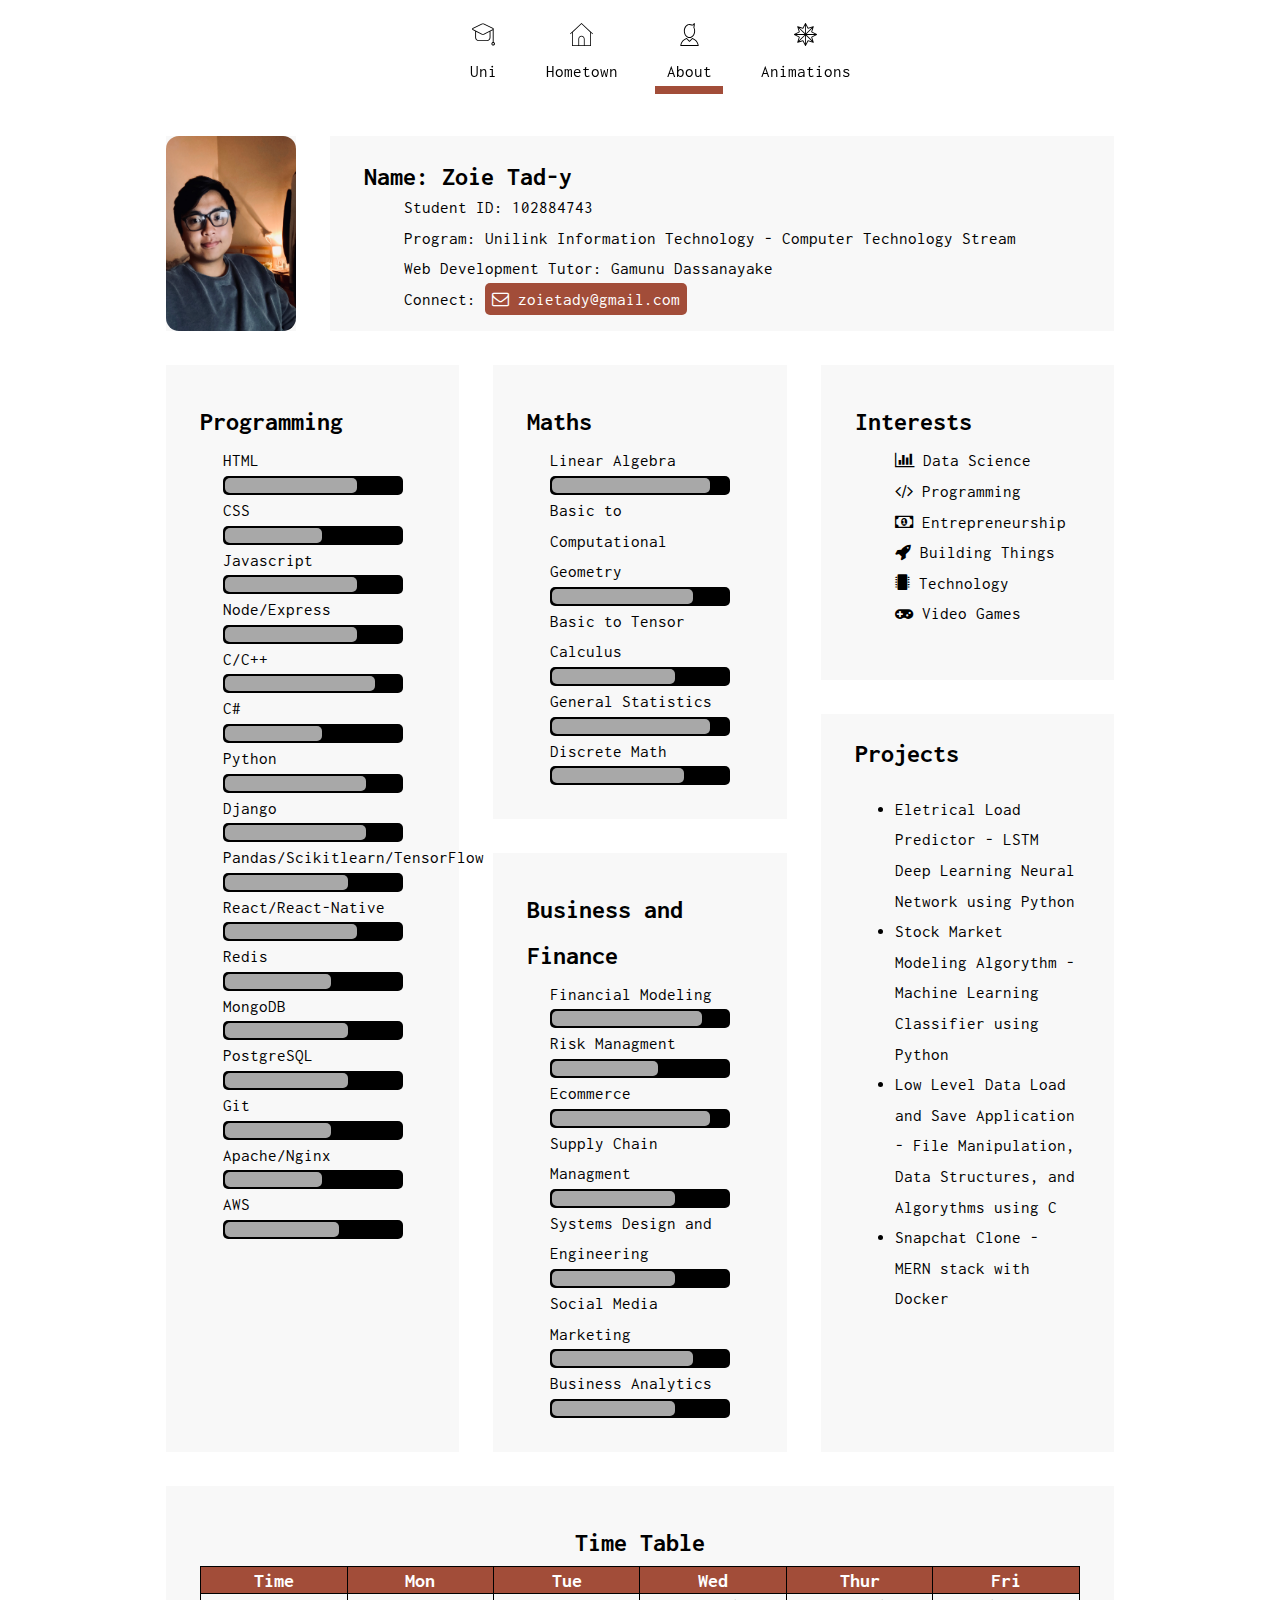
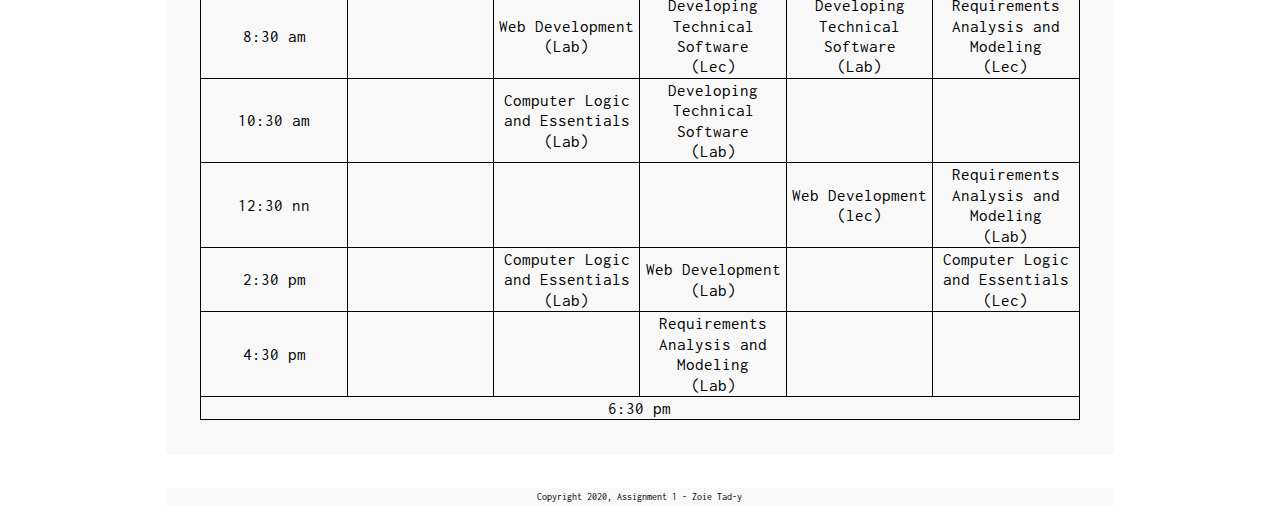
<file: about.html>
<!DOCTYPE html>
<html lang="en">
<head>
    <!--External Icon Reference-->
    <link rel="stylesheet" href="https://cdnjs.cloudflare.com/ajax/libs/font-awesome/4.7.0/css/font-awesome.min.css">
    <!--Google Based Font Reference-->
    <link href="https://fonts.googleapis.com/css2?family=Inconsolata&display=swap" rel="stylesheet">
    <!--Platform based CSS Reference-->
    <link rel="stylesheet" media="screen and (min-width: 1024px)" href="styles/desktop.css">
    <link rel="stylesheet" media="screen and (max-width: 480px)" href="styles/mobile.css">
    <meta charset="utf-8" />
    <meta name="description" content="Web development" />
    <meta name="keywords" content="Assignment 1" />
    <meta name="author" content="Zoie Tad-y" />
    <title>Web Development Assignment 1</title>
</head>
<body>
    <!--Navigation Bar-->
    <nav>
        <ul>
            <li>
                <div class="container-nav">
                    <a href="index.html"><img src="images/icons/school.svg" alt="icon">Uni</a>
                </div>
            </li>
            <li>
                <div class="container-nav">
                    <a href="hometown.html"><img src="images/icons/hometown.svg" alt="icon">Hometown</a>
                </div>
            </li>
            <li>
                <div class="container-nav">
                    <a class="active" href="about.html"><img src="images/icons/person.svg" alt="icon">About</a>
                </div>
            </li>
            <li>
                <div class="container-nav">
                    <a href="animations.html"><img src="images/icons/animations.svg" alt="icon">Animations</a>
                </div>
            </li>
        </ul>
    </nav>
    <!--Main content-->
    <main>
        <!--Main Content Grid Container-->
        <div class="main">
            <!--Profile Picture Container-->
            <div id="about-profile-image">
                <img src="images/me.jpg" alt="Hawthorn" class="image">
            </div>
            <!--Profile Container-->
            <div id="about-profile">
                <dl>
                    <dt>Name: Zoie Tad-y</dt>
                    <dd>Student ID: 102884743</dd>
                    <dd>Program: Unilink Information Technology - Computer Technology Stream</dd>
                    <dd>Web Development Tutor: Gamunu Dassanayake</dd>
                    <dd>Connect:
                        <a href="mailto:someone@example.com?Subject=Hello%20again" class="mail">
                            <i class="fa fa-envelope-o"></i> zoietady@gmail.com
                        </a>
                    </dd>
                </dl>
            </div>
            <!--Programming Skills Container-->
            <div id="programming">
                <section>
                    <h2>Programming</h2>
                    <div class="skill">
                        HTML
                        <div class="rating-bar">
                            <div class="rate-7-5">
                                <span class="animate color"></span>
                            </div>
                        </div>
                    </div>
                    <div class="skill">
                        CSS
                        <div class="rating-bar">
                            <div class="rate-5-5">
                                <span class="animate color"></span>
                            </div>
                        </div>
                    </div>
                    <div class="skill">
                        Javascript
                        <div class="rating-bar">
                            <div class="rate-7-5">
                                <span class="animate color"></span>
                            </div>
                        </div>
                    </div>
                    <div class="skill">
                        Node/Express
                        <div class="rating-bar">
                            <div class="rate-7-5">
                                <span class="animate color"></span>
                            </div>
                        </div>
                    </div>
                    <div class="skill">
                        C/C++
                        <div class="rating-bar">
                            <div class="rate-8-5">
                                <span class="animate color"></span>
                            </div>
                        </div>
                    </div>
                    <div class="skill">
                        C#
                        <div class="rating-bar">
                            <div class="rate-5-5">
                                <span class="animate color"></span>
                            </div>
                        </div>
                    </div>
                    <div class="skill">
                        Python
                        <div class="rating-bar">
                            <div class="rate-8">
                                <span class="animate color"></span>
                            </div>
                        </div>
                    </div>
                    <div class="skill">
                        Django
                        <div class="rating-bar">
                            <div class="rate-8">
                                <span class="animate color"></span>
                            </div>
                        </div>
                    </div>
                    <div class="skill">
                        Pandas/Scikitlearn/TensorFlow
                        <div class="rating-bar">
                            <div class="rate-7">
                                <span class="animate color"></span>
                            </div>
                        </div>
                    </div>
                    <div class="skill">
                        React/React-Native
                        <div class="rating-bar">
                            <div class="rate-7-5">
                                <span class="animate color"></span>
                            </div>
                        </div>
                    </div>
                    <div class="skill">
                        Redis
                        <div class="rating-bar">
                            <div class="rate-6">
                                <span class="animate color"></span>
                            </div>
                        </div>
                    </div>
                    <div class="skill">
                        MongoDB
                        <div class="rating-bar">
                            <div class="rate-7">
                                <span class="animate color"></span>
                            </div>
                        </div>
                    </div>
                    <div class="skill">
                        PostgreSQL
                        <div class="rating-bar">
                            <div class="rate-7">
                                <span class="animate color"></span>
                            </div>
                        </div>
                    </div>
                    <div class="skill">
                        Git
                        <div class="rating-bar">
                            <div class="rate-6">
                                <span class="animate color"></span>
                            </div>
                        </div>
                    </div>
                    <div class="skill">
                        Apache/Nginx
                        <div class="rating-bar">
                            <div class="rate-5-5">
                                <span class="animate color"></span>
                            </div>
                        </div>
                    </div>
                    <div class="skill">
                        AWS
                        <div class="rating-bar">
                            <div class="rate-6-5">
                                <span class="animate color"></span>
                            </div>
                        </div>
                    </div>
                </section>
            </div>
            <!--Maths and Statistics Skills Container-->
            <div id="mathandstatistics">
                <section>
                    <h2>Maths</h2>
                    <div class="skill">
                        Linear Algebra
                        <div class="rating-bar">
                            <div class="rate-9">
                                <span class="animate color"></span>
                            </div>
                        </div>
                    </div>
                    <div class="skill">
                        Basic to Computational Geometry
                        <div class="rating-bar">
                            <div class="rate-8">
                                <span class="animate color"></span>
                            </div>
                        </div>
                    </div>
                    <div class="skill">
                        Basic to Tensor Calculus
                        <div class="rating-bar">
                            <div class="rate-7">
                                <span class="animate color"></span>
                            </div>
                        </div>
                    </div>
                    <div class="skill">
                        General Statistics
                        <div class="rating-bar">
                            <div class="rate-9">
                                <span class="animate color"></span>
                            </div>
                        </div>
                    </div>
                    <div class="skill">
                        Discrete Math
                        <div class="rating-bar">
                            <div class="rate-7-5">
                                <span class="animate color"></span>
                            </div>
                        </div>
                    </div>
                </section>
            </div>
            <!--Business and Finance Skills Container-->
            <div id="bf">
                <section>
                    <h2>Business and Finance</h2>
                    <div class="skill">
                        Financial Modeling
                        <div class="rating-bar">
                            <div class="rate-8-5">
                                <span class="animate color"></span>
                            </div>
                        </div>
                    </div>
                    <div class="skill">
                        Risk Managment
                        <div class="rating-bar">
                            <div class="rate-6">
                                <span class="animate color"></span>
                            </div>
                        </div>
                    </div>
                    <div class="skill">
                        Ecommerce
                        <div class="rating-bar">
                            <div class="rate-9">
                                <span class="animate color"></span>
                            </div>
                        </div>
                    </div>
                    <div class="skill">
                        Supply Chain Managment
                        <div class="rating-bar">
                            <div class="rate-7">
                                <span class="animate color"></span>
                            </div>
                        </div>
                    </div>
                    <div class="skill">
                        Systems Design and Engineering
                        <div class="rating-bar">
                            <div class="rate-7">
                                <span class="animate color"></span>
                            </div>
                        </div>
                    </div>
                    <div class="skill">
                        Social Media Marketing
                        <div class="rating-bar">
                            <div class="rate-8">
                                <span class="animate color"></span>
                            </div>
                        </div>
                    </div>
                    <div class="skill">
                        Business Analytics
                        <div class="rating-bar">
                            <div class="rate-7">
                                <span class="animate color"></span>
                            </div>
                        </div>
                    </div>
                </section>
            </div>
            <!--Interests Container-->
            <div id="interests">
                <section>
                    <dl>
                        <dt>Interests</dt>
                        <dd><i class="fa fa-bar-chart-o"></i> Data Science</dd>
                        <dd><i class="fa fa-code"></i> Programming</dd>
                        <dd><i class="fa fa-money"></i> Entrepreneurship</dd>
                        <dd><i class="fa fa-rocket"></i> Building Things</dd>
                        <dd><i class="fa fa-microchip"></i> Technology</dd>
                        <dd><i class="fa fa-gamepad"></i> Video Games</dd>
                    </dl>
                </section>
            </div>
            <!--Major Projects Container-->
            <div id="projects">
                <section>
                    <h2>Projects</h2>
                    <ul>
                        <li>Eletrical Load Predictor - LSTM Deep Learning Neural Network using Python</li>
                        <li>Stock Market Modeling Algorythm - Machine Learning Classifier using Python</li>
                        <li>Low Level Data Load and Save Application - File Manipulation, Data Structures, and Algorythms using C</li>
                        <li>Snapchat Clone - MERN stack with Docker</li>
                    </ul>
                </section>
            </div>
            <!--Time Table Container-->
            <div id="timetable">
                <section>
                    <h2>Time Table</h2>
                    <div id="time">
                        <table>
                            <tr>
                                <th>Time</th>
                                <th>Mon</th>
                                <th>Tue</th>
                                <th>Wed</th>
                                <th>Thur</th>
                                <th>Fri</th>
                            </tr>
                            <tr>
                                <td>8:30 am</td>
                                <td> </td>
                                <td class="lab">Web Development <br>(Lab)</td>
                                <td class="lec">Developing Technical Software <br>(Lec)</td>
                                <td class="lab">Developing Technical Software <br>(Lab)</td>
                                <td class="lec">Requirements Analysis and Modeling <br>(Lec)</td>
                            </tr>
                            <tr>
                                <td>10:30 am</td>
                                <td> </td>
                                <td class="lab">Computer Logic and Essentials <br>(Lab)</td>
                                <td class="lab">Developing Technical Software <br>(Lab)</td>
                                <td> </td>
                                <td> </td>
                            </tr>
                            <tr>
                                <td>12:30 nn</td>
                                <td> </td>
                                <td> </td>
                                <td> </td>
                                <td class="lec"> Web Development <br>(lec)</td>
                                <td class="lab"> Requirements Analysis and Modeling <br>(Lab)</td>
                            </tr>
                            <tr>
                                <td>2:30 pm</td>
                                <td> </td>
                                <td class="lab">Computer Logic and Essentials <br>(Lab)</td>
                                <td class="lab">Web Development <br>(Lab)</td>
                                <td> </td>
                                <td class="lec">Computer Logic and Essentials <br>(Lec)</td>
                            </tr>
                            <tr>
                                <td>4:30 pm</td>
                                <td> </td>
                                <td> </td>
                                <td class="lab"> Requirements Analysis and Modeling <br>(Lab)</td>
                                <td> </td>
                                <td> </td>
                            </tr>
                            <tr>
                                <td colspan="6">6:30 pm</td>

                            </tr>
                        </table>
                    </div>
                </section>
            </div>
            <!--Footer Container-->
            <div id="about-container-footer">
                <footer>Copyright 2020, Assignment 1 - Zoie Tad-y</footer>
            </div>
        </div>
    </main>
</body>

</html>
</file>
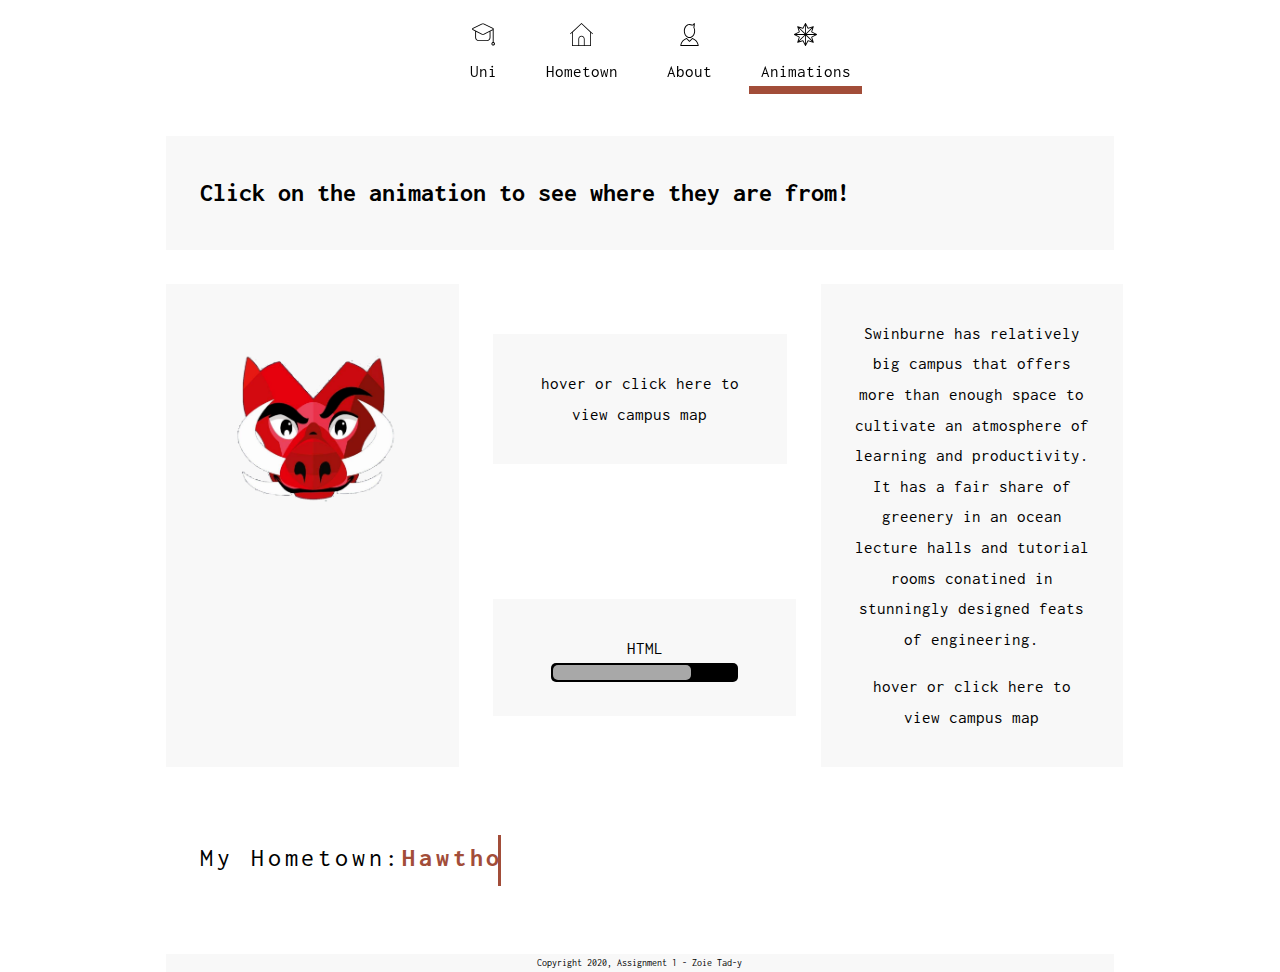
<file: animations.html>
<!DOCTYPE html>
<html lang="en">
<head>
    <!--Google Based Font Reference-->
    <link href="https://fonts.googleapis.com/css2?family=Inconsolata&display=swap" rel="stylesheet">
    <!--Platform based CSS Reference-->
    <link rel="stylesheet" media="screen and (min-width: 1024px)" href="styles/desktop.css">
    <link rel="stylesheet" media="screen and (max-width: 480px)" href="styles/mobile.css">
    <meta charset="utf-8" />
    <meta name="description" content="Web development" />
    <meta name="keywords" content="Assignment 1" />
    <meta name="author" content="Zoie Tad-y" />
    <title>Web Development Assignment 1</title>
</head>
<body>
    <!--Navigation Bar-->
    <nav>
        <ul>
            <li>
                <div class="container-nav">
                    <a href="index.html"><img src="images/icons/school.svg" alt="icon">Uni</a>
                </div>
            </li>
            <li>
                <div class="container-nav">
                    <a href="hometown.html"><img src="images/icons/hometown.svg" alt="icon">Hometown</a>
                </div>
            </li>
            <li>
                <div class="container-nav">
                    <a href="about.html"><img src="images/icons/person.svg" alt="icon">About</a>
                </div>
            </li>
            <li>
                <div class="container-nav">
                    <a class="active" href="animations.html"><img src="images/icons/animations.svg" alt="icon">Animations</a>
                </div>
            </li>
        </ul>
    </nav>
    <!--Main content-->
    <main>
        <!--Main Content Grid Container-->
        <div class="main">
            <!--Header Container-->
            <div id="animation-header">
                <h2>Click on the animation to see where they are from!</h2>
            </div>
            <!--Animation Container With Reference Link-->
            <div id="animation-1">
                <a href="index.html"><img src="images/razor.png" alt="" class="razor"></a>
            </div>
            <!--Animation Container With Reference Link-->
            <div id="animation-2">
                <a href="index.html">
                    <div class="notice">hover or click here to view campus map</div>
                </a>
            </div>
            <!--Animation Container With Reference Link-->
            <div id="animation-3">
                <a href="about.html">
                    <div class="skill">
                        HTML
                        <div class="rating-bar">
                            <div class="rate-7-5">
                                <span class="animate color"></span>
                            </div>
                        </div>
                    </div>
                </a>
            </div>
            <!--Animation Container With Reference Link-->
            <div id="animation-4">
                <a href="hometown.html">
                    <div id="text">My Hometown:<strong style="color:#a24d39">Hawthorn</strong></div>
                </a>
            </div>
            <!--Animation Container With Reference Link-->
            <div id="animation-5">
                <a href="index.html"></a>
                <div id="index-container-text-campus">
                    <article>
                        <p>
                            Swinburne has relatively big campus that offers more than enough space to cultivate an atmosphere of learning and productivity. It has a fair share of greenery in an ocean lecture halls and tutorial rooms conatined in stunningly designed feats of engineering.
                        </p>
                        <div class="notice">hover or click here to view campus map</div>
                    </article>
                    <a href="images/map.jpg"><img src="images/map.jpg" alt="map" class="schoolmap"></a>
                </div>
            </div>
            <!--Footer Container-->
            <div id="animation-container-footer">
                <footer>Copyright 2020, Assignment 1 - Zoie Tad-y</footer>
            </div>
        </div>
    </main>
</body>

</html>
</file>
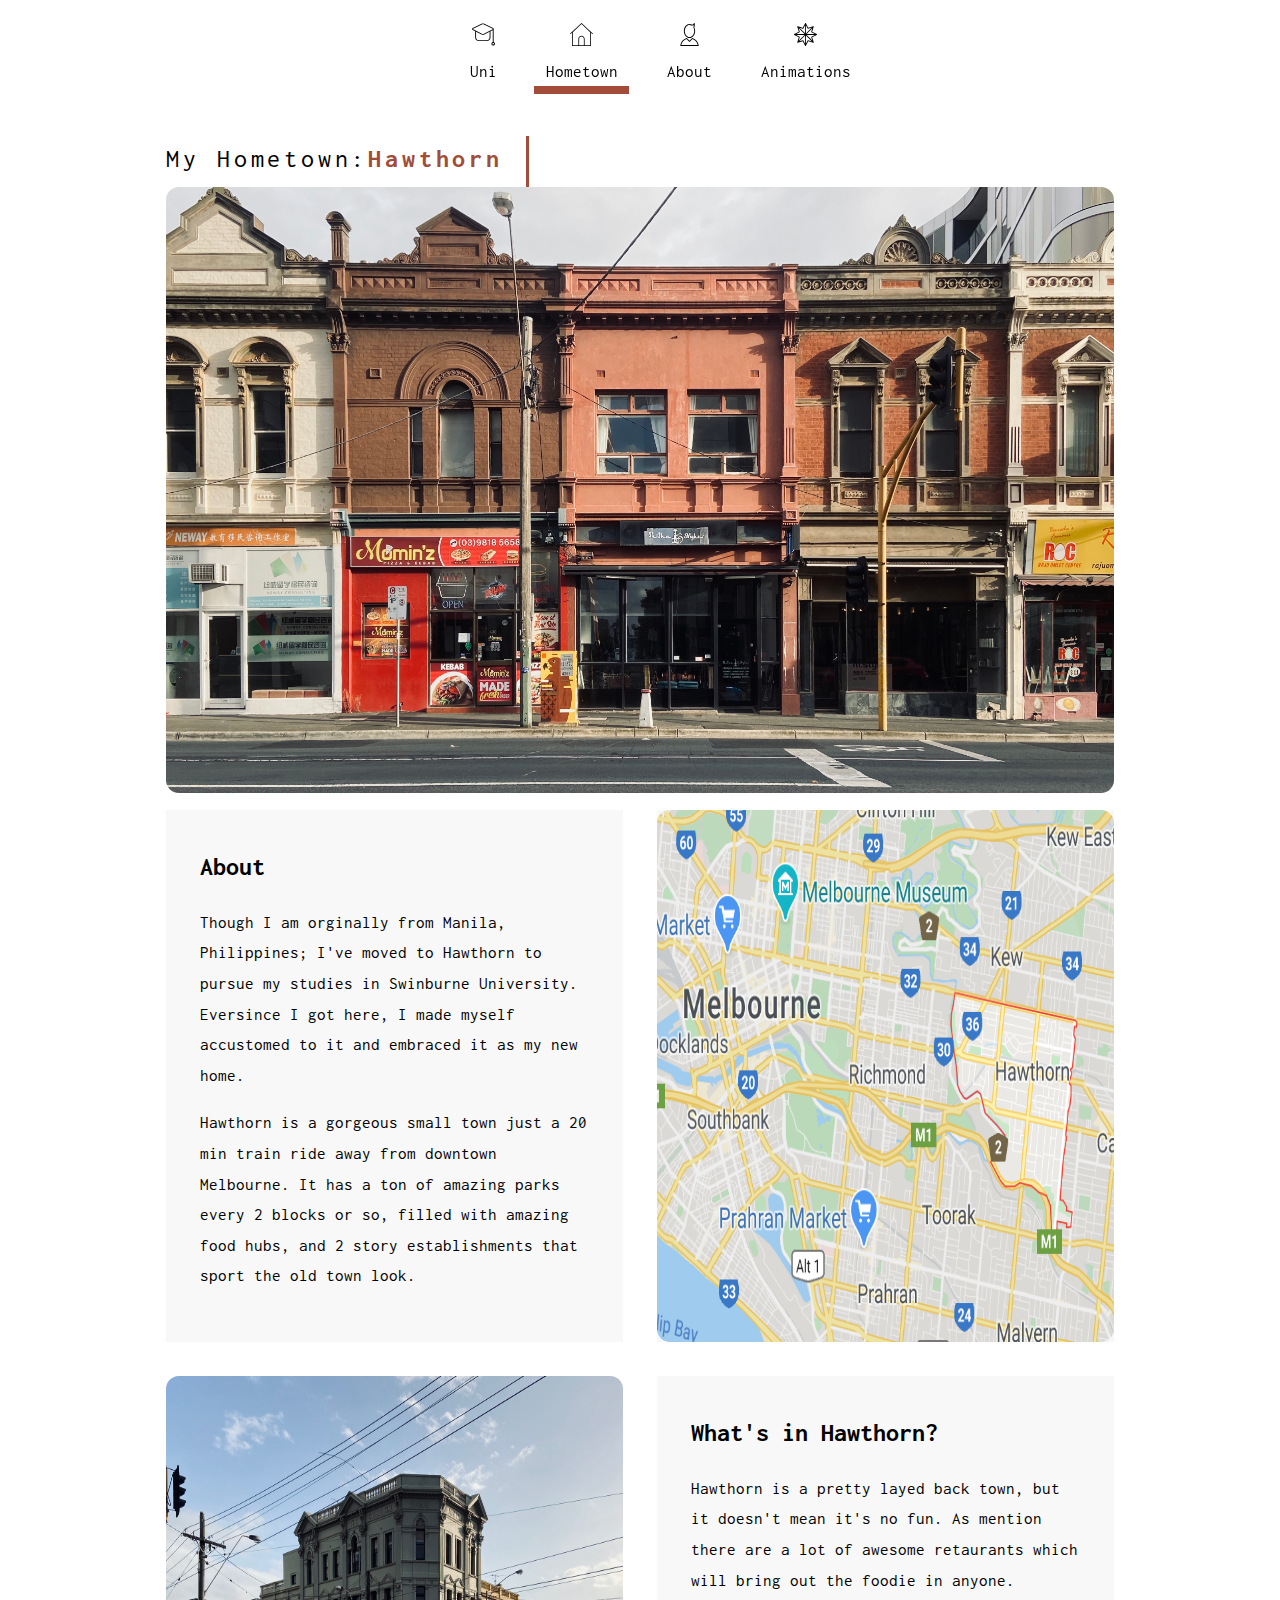
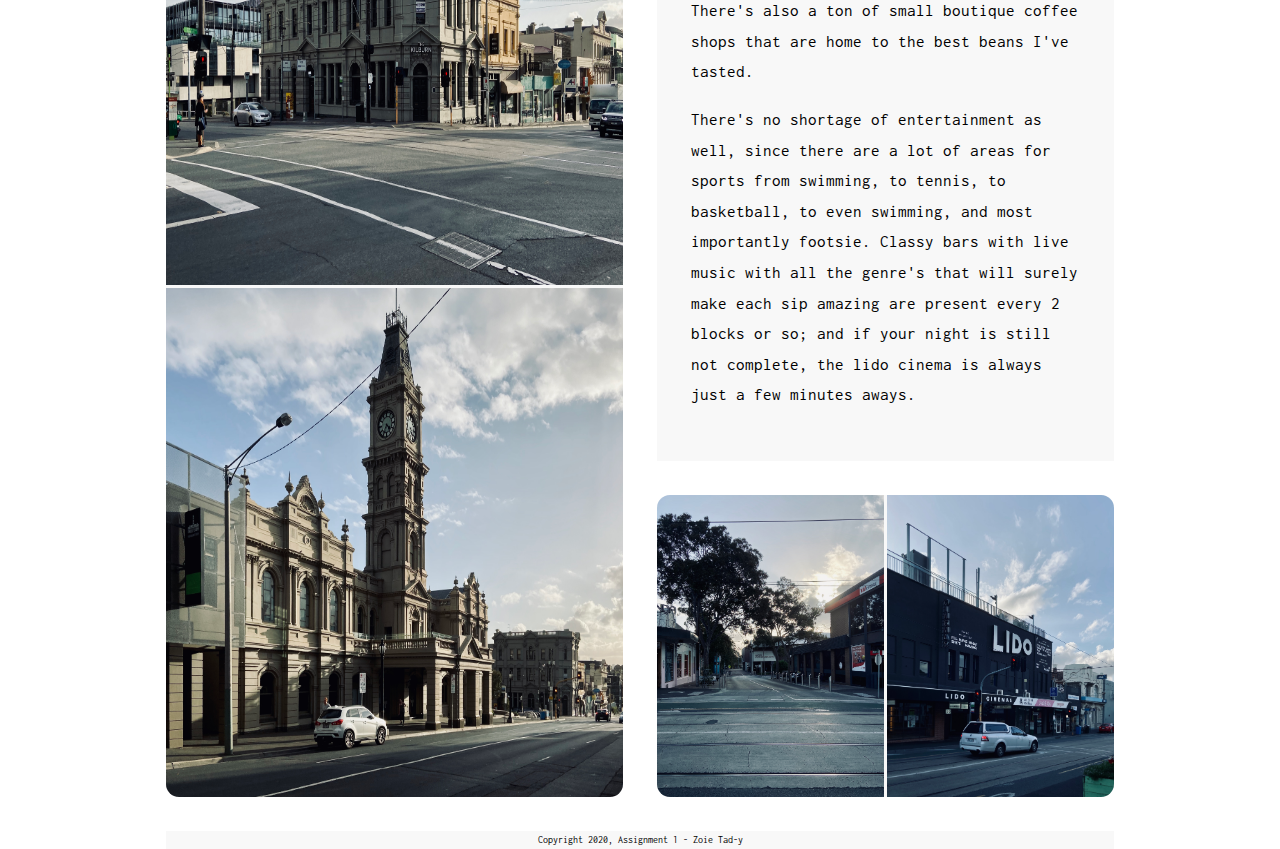
<file: hometown.html>
<!DOCTYPE html>
<html lang="en">
<head>
    <!--Google Based Font Reference-->
    <link href="https://fonts.googleapis.com/css2?family=Inconsolata&display=swap" rel="stylesheet">
    <!--Platform based CSS Reference-->
    <link rel="stylesheet" media="screen and (min-width: 1024px)" href="styles/desktop.css">
    <link rel="stylesheet" media="screen and (max-width: 480px)" href="styles/mobile.css">
    <meta charset="utf-8" />
    <meta name="description" content="Web development" />
    <meta name="keywords" content="Assignment 1" />
    <meta name="author" content="Zoie Tad-y" />
    <title>Web Development Assignment 1</title>
</head>
<body>
     <!--Navigation Bar-->
    <nav>
        <ul>
            <li>
                <div class="container-nav">
                    <a href="index.html"><img src="images/icons/school.svg" alt="icon">Uni</a>
                </div>
            </li>
            <li>
                <div class="container-nav">
                    <a class="active" href="hometown.html"><img src="images/icons/hometown.svg" alt="icon">Hometown</a>
                </div>
            </li>
            <li>
                <div class="container-nav">
                    <a href="about.html"><img src="images/icons/person.svg" alt="icon">About</a>
                </div>
            </li>
            <li>
                <div class="container-nav">
                    <a href="animations.html"><img src="images/icons/animations.svg" alt="icon">Animations</a>
                </div>
            </li>
        </ul>
    </nav>
    <!--Main content-->
    <main>
        <!--Main Content Grid Container-->
        <div class="main">
            <!--Header Container-->
            <div id="hometown-header-image">
                 <!--Header-->
                <header>
                    <div id="text">My Hometown:<strong style="color:#a24d39">Hawthorn</strong></div>
                </header>
                 <!--Header Image-->
                <img src="images/27.JPG" alt="Hawthorn" class="image">
            </div>
            <!--Introduction Container-->
            <div class="hometown-intro">
                <h2>About</h2>
                <article>
                    <p>
                        Though I am orginally from Manila, Philippines; I've moved to Hawthorn to pursue my studies in Swinburne University. Eversince I got here, I made myself accustomed to it and embraced it as my new home.
                    </p>
                    <p>
                        Hawthorn is a gorgeous small town just a 20 min train ride away from downtown Melbourne. It has a ton of amazing parks every 2 blocks or so, filled with amazing food hubs, and 2 story establishments that sport the old town look.
                    </p>
                </article>
            </div>
            <!--Hometown Map Image Container-->
            <div id="hometown-map">
                <img src="images/hawthorn.png" alt="Hawthorn" class="image">
            </div>
            <!--Hometown Gallery Container-->
            <div id="hometown-gallery">
                <div id="nested-container-4">
                    <div id="image-8">
                        <img src="images/25.JPG" alt="swinburne" class="image-gallery-8">
                    </div>
                    <div id="image-10">
                        <img src="images/26.JPG" alt="swinburne" class="image-gallery-10">
                    </div>
                </div>
            </div>
            <!--Activities Container-->
            <div class="hometown-activities">
                <article>
                    <h2>What's in Hawthorn?</h2>
                    <p>
                        Hawthorn is a pretty layed back town, but it doesn't mean it's no fun. As mention there are a lot of awesome retaurants which will bring out the foodie in anyone. There's also a ton of small boutique coffee shops that are home to the best beans I've tasted.
                    </p>
                    <p>
                        There's no shortage of entertainment as well, since there are a lot of areas for sports from swimming, to tennis, to basketball, to even swimming, and most importantly footsie. Classy bars with live music with all the genre's that will surely make each
                        sip amazing are present every 2 blocks or so; and if your night is still not complete, the lido cinema is always just a few minutes aways.
                    </p>
                </article>
            </div>
            <!--Hometown Gallery Container-->
            <div id="hometown-gallery-2">
                <div id="nested-container-5">
                    <div id="image-11">
                        <img src="images/23.JPG" alt="swinburne" class="image-gallery-11">
                    </div>
                    <div id="image-12">
                        <img src="images/22.JPG" alt="swinburne" class="image-gallery-12">
                    </div>
                </div>
            </div>
            <!--Footer Container-->
            <div id="hometown-container-footer">
                <footer>Copyright 2020, Assignment 1 - Zoie Tad-y</footer>
            </div>
        </div>
    </main>
</body>

</html>
</file>
<file: styles/desktop.css>
/*CSS for desktop view*/
/*Descriptions are written on first occurance of a structure or layout*/

body {
    margin: 0 auto; /*To center and for Navigation bar*/
    font-size: 17px; 
    line-height: 1.8;
    font-family: 'Inconsolata', monospace;
}

nav {
    background-color: rgba(255, 255, 255, 0.8); /*Sets white with opacity*/
    position: fixed;  /*Maintain Position As User Scrolls*/
    top: 0px;
    overflow: hidden;
    margin: 0;
    width: 100%;
    text-align: center;
}

nav ul {
    list-style-type: none; /*To remove bullet*/
}

nav ul li {
    display: inline-block; /*To horizonatally allign*/
}

/*Alter Link format with nav bar*/
nav a {
    display: inline-block;
    color: black;
    text-align: center;
    padding: 0;
    text-decoration: none;
    margin: 3% 0.1% 3% 0.1%;
    position: relative;
}

/*Format Nav*/
.container-nav {
    padding: 0;
    margin: 2% 0.5em 1% 0.5em;
    display: inline-block;
}

/*Format Icons within Nav*/
.container-nav a>img {
    width: 23px;
    height: 23px;
}

/*Hover effect*/
nav a:hover {
    border-bottom: 0.5em solid #a24d39;
    animation: fade-in-bottom 0.5s cubic-bezier(0.400, 0.600, 0.600, 1.000) both; /*uses cubic bezier funtion for timing format*/
}

/*Creates transition for underline effect*/
@keyframes fade-in-bottom {
    0% {
        opacity: 0;
    }
    100% {
        opacity: 1;
    }
}

/*Maintains hover effect when at current page*/
nav a.active {
    border-bottom: 0.5em solid #a24d39;
}

/*Formats pseudo main*/
main {
    margin: 0% 13% 0% 13%;
}


/*Formats a container for CSS grid*/
.main {
    padding-top: 8em;
    display: grid;
    grid-template-columns: repeat(6, 1fr);
    grid-auto-rows: minmax(15px, auto);
    grid-gap: 2em;
    justify-items: stretch;
    align-items: stretch;
}


/*General format for all containers*/
.main>div {
    background: #f8f8f8;
    padding: 2em;
}

/*format iamge header*/
#index-container-image {
    padding: 0;
    grid-column: 1/4;
    grid-row: 1/5;
    border-radius: 13px;
}

/*format all class=image*/
.image {
    width: 100%;
    height: 100%;
    background-size: cover;
    display: block;
    border-radius: 13px;
    margin: 0;
}

/*Formats unique header*/
#index-container-header {
    padding: 0;
    margin: 0;
    background-color: white;
    grid-column: 4/7;
    grid-row: 1;
}

/*gets rid of default padding and margin format*/
h2 {
    margin: 0;
    padding: 0;
}


/*Offsets universal grid gap for header*/
#index-container-sut {
    margin-top: -1em;
    grid-column: 4/7;
    grid-row: 2/5;
}

/*Razor animation and formating*/
.razor {
    margin-top: 2em;
    display: block;
    margin-left: auto;
    margin-right: auto;
    height: 9em;
    width: 10em;
    animation: razor 3s both;
    animation-iteration-count: infinite;
    animation-fill-mode: forwards;
}

/*modifies scale to illustate shake movement*/
@keyframes razor {
    0% {
        transform: scale3d(1, 1, 1);
    }
    5% {
        transform: scale3d(1.25, 0.75, 1);
    }
    10% {
        transform: scale3d(0.75, 1.25, 1);
    }
    15% {
        transform: scale3d(1.15, 0.85, 1);
    }
    22% {
        transform: scale3d(0.95, 1.05, 1);
    }
    25% {
        transform: scale3d(1.05, 0.95, 1);
    }
    30% {
        transform: scale3d(1, 1, 1);
    }
    100% {
        transform: scale3d(1, 1, 1);
    }
}

/*formats ranking header container*/
#index-container-header-ranking {
    padding: 0;
    background-color: white;
    grid-column: 1/7;
    grid-row: 5;
    text-align: center;
}

#index-container-ranking {
    padding: 1.5em 0 1.5em 0;
    margin-top: -2em;
    grid-column: 1/7;
    grid-row: 6;
    text-align: center;
}

.ranking {
    padding: 0 1em 0 1em;
    margin: 0% 2% 0% 2%;
    display: inline-block;
    text-align: center;
}

.rank {
    color: #a24d39;
    font-size: 2em;
    text-align: center;
}

.ranking:hover .rank {
    color: black;
}

/*at hover create scale effect with shadow effect*/
.ranking:hover {
    background-color: #a24d39;
    color: black;
    animation: scale 0.6s cubic-bezier(0.250, 0.500, 0.450, 0.940) both;
}

@keyframes scale {
    0% {
        transform: translateZ(0);
        box-shadow: 0 0 0 0 rgba(0, 0, 0, 0);
        transform: scale(1);
    }
    100% {
        transform: translateZ(100px);
        box-shadow: 0 0 20px 0px rgba(0, 0, 0, 0.35);
        transform: scale(1.3);
    }
}

/*formats container for map*/
#index-container-image-map {
    padding: 0;
    grid-column: 4/7;
    grid-row: 7/11;
    border-radius: 13px;
}

/*formats unique header for location*/
#index-container-header-location {
    padding: 0;
    margin: 0;
    background-color: white;
    grid-column: 1/4;
    grid-row: 7;
}

/*negative margin to offset general grid gap*/
#index-container-text-location {
    margin-top: -1em;
    grid-column: 1/4;
    grid-row: 8/11;
}

/*creates a gallery allocationm*/
#index-container-gallery {
    border-radius: 13px;
    padding: 0;
    grid-column: 1/4;
    grid-row: 11/15;
}

/*creates nested grid within a container*/
#nested-container {
    display: grid;
    padding: 0;
    grid-template-columns: repeat(3, 1fr);
    grid-auto-rows: auto;
    grid-gap: .2em;
    justify-items: stretch;
    align-items: stretch;
    border-radius: 13px;
    height: 100%;
}

#image1 {
    padding: 0;
    grid-column: 1;
    grid-row: 1;
}

#image2 {
    padding: 0;
    grid-column: 2;
    grid-row: 1;
}

#image3 {
    padding: 0;
    grid-column: 3;
    grid-row: 1;
}

.image-gallery-1 {
    width: 100%;
    height: 100%;
    background-size: cover;
    display: block;
    border-radius: 13px 0px 0px 13px; /*rounds borders of parent container*/
}

.image-gallery-2 {
    width: 100%;
    height: 100%;
    background-size: cover;
    display: block;
}

.image-gallery-3 {
    width: 100%;
    height: 100%;
    background-size: cover;
    display: block;
    border-radius: 0px 13px 13px 0px; /*rounds borders of parent container*/
}

/*formats unique header*/
#index-container-header-campus {
    padding: 0;
    margin: 0;
    background-color: white;
    grid-column: 4/7;
    grid-row: 11;
}

/*offset grid gap*/
#index-container-text-campus {
    margin-top: -1em;
    grid-column: 4/7;
    grid-row: 12/15;
}

/*creates shake movement to gain user attention*/
.notice {
    padding: 0;
    animation: shake-horizontal 10s cubic-bezier(0.450, 0.030, 0.500, 0.100) both;
    animation-iteration-count: infinite;
}

@keyframes shake-horizontal {
    0%,
    12% {
        transform: translateX(0);
    }
    2%,
    5%,
    7%,
    9% {
        transform: translateX(-10px);
    }
    4%,
    6%,
    8% {
        transform: translateX(10px);
    }
    10% {
        transform: translateX(8px);
    }
    11% {
        transform: translateX(-8px);
    }
}

#index-container-text-campus .schoolmap {
    display: none;
    padding: 0;
    margin-top: -1em;
    grid-column: 4/7;
    grid-row: 12/15;
    z-index: 99;
    border-radius: 13px;
}

/*format to create flip effect on text to image*/
.schoolmap {
    padding: 0;
    width: 100%;
    height: 100%;
    background-size: cover;
}

#index-container-text-campus:hover .schoolmap {
    display: block;
    animation: flip-horizontal-bottom 0.4s cubic-bezier(0.450, 0.030, 0.500, 0.100) both;
}

#index-container-text-campus:hover article {
    display: none;
}

@keyframes flip-horizontal-bottom {
    0% {
        transform: rotateX(180deg);
    }
    100% {
        transform: rotateX(0deg);
    }
}

#index-container-text-campus:hover {
    padding: 0;
}

.index-container-text-campus-2 {
    grid-column: 1/4;
    grid-row: 15/18;
}

/*Gallery container*/
#index-container-gallery-2 {
    border-radius: 13px;
    padding: 0;
    grid-column: 4/7;
    grid-row: 15/18;
}

#nested-container-2 {
    display: grid;
    padding: 0;
    grid-template-columns: repeat(2, 1fr);
    grid-auto-rows: auto;
    grid-gap: .2em;
    justify-items: stretch;
    align-items: stretch;
    border-radius: 13px;
    height: 100%;
}

#image4 {
    padding: 0;
    grid-column: 1;
    grid-row: 1;
}

#image5 {
    padding: 0;
    grid-column: 2;
    grid-row: 1;
}

.image-gallery-4 {
    width: 100%;
    height: 100%;
    background-size: cover;
    display: block;
    border-radius: 13px 0px 0px 13px;
}

.image-gallery-5 {
    width: 100%;
    height: 100%;
    background-size: cover;
    display: block;
    border-radius: 0px 13px 13px 0px;
}

.index-container-courses {
    grid-column: 1/4;
    grid-row: 18;
}

/*slide effect to move to next container*/
.IT {
    font-size: 1.5em;
    animation: slide-out-right 8s cubic-bezier(0.550, 0.080, 0.650, 1.000) both;
    animation-iteration-count: infinite;
    animation-delay: 1s;
}

@keyframes slide-out-right {
    0% {
        transform: translateX(0);
        opacity: 1;
    }
    10% {
        transform: translateX(0);
        opacity: 1;
    }
    18% {
        transform: translateX(146%);
        opacity: 1;
    }
    90% {
        transform: translateX(146%);
        opacity: 1;
    }
    100% {
        transform: translateX(146%);
        opacity: 0;
    }
}

.index-container-offered {
    text-align: center;
    grid-column: 4/7;
    grid-row: 18;
}

#index-container-image-1 {
    padding: 0;
    grid-column: 1/4;
    grid-row: 19/21;
    border-radius: 13px;
}

.index-container-link {
    text-align: center;
    grid-column: 4/7;
    grid-row: 19;
    padding: 0;
}

#index-container-gallery-3 {
    border-radius: 13px;
    padding: 0;
    grid-column: 4/7;
    grid-row: 20;
}

#nested-container-3 {
    display: grid;
    padding: 0;
    grid-template-columns: repeat(2, 1fr);
    grid-auto-rows: auto;
    grid-gap: .2em;
    justify-items: stretch;
    align-items: stretch;
    border-radius: 13px;
    height: 100%;
}

#image6 {
    padding: 0;
    grid-column: 1;
    grid-row: 1;
}

#image7 {
    padding: 0;
    grid-column: 2;
    grid-row: 1;
}

.image-gallery-6 {
    width: 100%;
    height: 100%;
    background-size: cover;
    display: block;
    border-radius: 13px 0px 0px 13px;
}

.image-gallery-7 {
    width: 100%;
    height: 100%;
    background-size: cover;
    display: block;
    border-radius: 0px 13px 13px 0px;
}

.index-container-link a {
    display: inline-block;
    color: black;
    text-align: center;
    padding: 1em;
    text-decoration: none;
    position: relative;
    background-color: #a24d39;
    margin: 0;
    margin-top: 2em;
    border-radius: 13px;
}

/*click button like animation for link to swinburne website*/
.index-container-link a:hover {
    background-color: #a24d39;
    color: black;
    animation: button 2s ease-in-out infinite both;
}

@keyframes button {
    from {
        transform: scale(1);
        transform-origin: center center;
        animation-timing-function: ease-out;
    }
    5% {
        transform: scale(0.91);
        animation-timing-function: ease-in;
    }
    8% {
        transform: scale(0.98);
        animation-timing-function: ease-out;
    }
    15% {
        transform: scale(0.87);
        animation-timing-function: ease-in;
    }
    17% {
        transform: scale(1);
        animation-timing-function: ease-out;
    }
}

/*footer container*/
#index-container-footer {
    font-size: 10px;
    grid-column: 1/7;
    grid-row: 21;
    padding: 0;
    text-align: center;
}

#hometown-header-image {
    padding: 0;
    grid-column: 1/7;
    grid-row: 1;
    border-radius: 13px;
    background-color: white;
    margin-bottom: 2em;
}
/*format for typing animation*/
#text {
    float: left;
    background-color: white;
    padding-bottom: 0;
    font-size: 1.5em;
    padding: 0;
    padding-bottom: 1em;
    overflow: hidden;
    border-right: .15em solid #a24d39;
    white-space: nowrap;
    letter-spacing: .15em;
    animation: type 8s steps(30, end), blink .5s step-end infinite;
    animation-iteration-count: infinite;
    animation-direction: alternate;
    height: 1em;
    width: 38%;
}

@keyframes type {
    from {
        width: 0
    }
    15% {
        width: 0
    }
    35% {
        width: 38%
    }
}

@keyframes blink {
    from,
    to {
        border-color: transparent
    }
    50% {
        border-color: #a24d39
    }
}

.hometown-intro {
    grid-column: 1/4;
    grid-row: 2;
}

#hometown-map {
    padding: 0;
    grid-column: 4/7;
    grid-row: 2;
}

#hometown-gallery {
    border-radius: 13px;
    padding: 0;
    grid-column: 1/4;
    grid-row: 3/5;
}

#nested-container-4 {
    display: grid;
    padding: 0;
    grid-template-columns: repeat(1, 1fr);
    grid-template-rows: repeat(2, 1fr);
    grid-auto-rows: auto;
    grid-auto-columns: auto;
    grid-gap: .2em;
    justify-items: stretch;
    align-items: stretch;
    border-radius: 13px;
    height: 100%;
}

#image8 {
    padding: 0;
    grid-column: 1;
    grid-row: 1;
}

#image10 {
    padding: 0;
    grid-column: 1;
    grid-row: 2;
}

.image-gallery-8 {
    width: 100%;
    height: 100%;
    background-size: cover;
    display: block;
    border-radius: 13px 13px 0px 0px;
}

.image-gallery-10 {
    width: 100%;
    height: 100%;
    background-size: cover;
    display: block;
    border-radius: 0px 0px 13px 13px;
}

.hometown-activities {
    grid-column: 4/7;
    grid-row: 3/4;
}

#hometown-gallery-2 {
    border-radius: 13px;
    padding: 0;
    grid-column: 4/7;
    grid-row: 4;
}

#nested-container-5 {
    display: grid;
    padding: 0;
    grid-template-columns: repeat(2, 1fr);
    grid-template-rows: repeat(1, 1fr);
    grid-auto-rows: auto;
    grid-auto-columns: auto;
    grid-gap: .2em;
    justify-items: stretch;
    align-items: stretch;
    border-radius: 13px;
    height: 100%;
}

#image11 {
    padding: 0;
    grid-column: 1;
    grid-row: 1;
}

#image12 {
    padding: 0;
    grid-column: 2;
    grid-row: 1;
}

.image-gallery-11 {
    width: 100%;
    height: 100%;
    background-size: cover;
    display: block;
    border-radius: 13px 0px 0px 13px;
}

.image-gallery-12 {
    width: 100%;
    height: 100%;
    background-size: cover;
    display: block;
    border-radius: 0px 13px 13px 0px;
}

#hometown-container-footer {
    font-size: 10px;
    grid-column: 1/7;
    grid-row: 5;
    padding: 0;
    text-align: center;
}

#about-profile-image {
    padding: 0;
    grid-column: 1;
    grid-row: 1;
}

#about-profile {
    padding: .5em 0 0 2em;
    grid-column: 2/7;
    grid-row: 1;
    line-height: 1.8em;
}

dt {
    font-size: 1.5em;
    font-weight: bold;
}

.mail {
    text-decoration: none;
    color: white;
    background-color: #a24d39;
    padding: .4em;
    border-radius: 5px;
}
/*Effects for at hover on mailto link*/
.mail:hover {
    animation: scale-1 0.6s cubic-bezier(0.250, 0.500, 0.450, 0.940) both;
}

@keyframes scale-1 {
    0% {
        transform: translateZ(0);
        box-shadow: 0 0 0 0 rgba(0, 0, 0, 0);
        font-size: 100%;
    }
    100% {
        transform: translateZ(100px);
        box-shadow: 0 0 20px 0px rgba(0, 0, 0, 0.45);
        font-size: 110%;
    }
}

#programming {
    grid-column: 1/3;
    grid-row: 2/6;
}

/*format for progress bars*/
.skill {
    width: 80%;
    margin: 0 auto;
}

.rating-bar {
    background: black;
    padding: 2px;
}

.rating-bar span {
    display: block;
    height: 15px;
}

.rating-bar,
.rating-bar span {
    border-radius: 5px;
}

.color {
    background: #a8a8a8;
}

.rate-5-5 {
    width: 55%;
}

.rate-6 {
    width: 60%;
}

.rate-6-5 {
    width: 65%;
}

.rate-7 {
    width: 70%;
}

.rate-7-5 {
    width: 75%;
}

.rate-8 {
    width: 80%;
}

.rate-8-5 {
    width: 85%;
}

.rate-9 {
    width: 90%;
}

/*progress bar animation format*/
.animate {
    animation: progress 10s linear;
    animation-iteration-count: infinite;
    animation-fill-mode: forwards;
}

@keyframes progress {
    0% {
        width: 0%
    }
    15% {
        width: 100%;
    }
}

#mathandstatistics {
    grid-column: 3/5;
    grid-row: 2/4;
}

#bf {
    grid-column: 3/5;
    grid-row: 4/6;
}

#interests {
    padding-top: 1em;
    grid-column: 5/7;
    grid-row: 2;
}

#projects {
    padding-top: 1em;
    grid-column: 5/7;
    grid-row: 3/6;
}

/*timetable container*/
#timetable {
    text-align: center;
    grid-column: 1/7;
    grid-row: 6/8;
}

#time {
    text-align: center;
}

/*time table format*/

table {
    width: 100%;
}

table,
th,
td {
    line-height: 1.2em;
    border: 1px solid black;
    border-collapse: collapse;
}

th {
    font-size: 1.2em;
    background-color: #a24d39;
    color: white;
}

table:hover .lec {
    background-color: #a24d39;
    color: white;
}

table:hover .lab {
    background-color: #6a6754;
    color: white;
}

td {
    width: 16.667%;
}

#about-container-footer {
    text-align: center;
    font-size: 10px;
    padding: 0;
    grid-column: 1/7;
    grid-row: 8;
}

a {
    text-decoration: none;
    color: inherit;
}

#animation-header {
    grid-column: 1/7;
    grid-row: 1;
}

#animation-1 {
    grid-column: 1/3;
    grid-row: 2/4;
}

#animation-2 {
    margin: auto;
    text-align: center;
    grid-column: 3/5;
    grid-row: 2;
}

#animation-3 {
    width: 80%;
    margin: auto;
    text-align: center;
    grid-column: 3/5;
    grid-row: 3;
}

#animation-4 {
    background-color: white;
    width: 100%;
    margin: auto;
    text-align: center;
    grid-column: 1/6;
    grid-row: 4;
}

#animation-5 {
    width: 80%;
    margin: auto;
    text-align: center;
    grid-column: 5/7;
    grid-row: 2/4;
}

#animation-container-footer {
    text-align: center;
    font-size: 10px;
    padding: 0;
    grid-column: 1/7;
    grid-row: 5;
}
</file>
<file: styles/mobile.css>
/*CSS for mobile view*/
/*For more detail documentation please refer to desktop view*/
/*General formatting is same except for grid tempalate*/
/*Mobile view utilizes the single column version view of the grid system in the desktop view*/
body {
    margin: 0 auto;
    font-size: 17px;
    line-height: 1.8;
    font-family: 'Inconsolata', monospace;
}

nav {
    background-color: rgba(255, 255, 255, 0.8);
    position: fixed;
    top: 0px;
    overflow: hidden;
    margin: 0;
    width: 100%;
    text-align: center;
}

nav ul {
    list-style-type: none;
}

nav ul li {
    display: inline-block;
}

nav a {
    display: inline-block;
    color: black;
    text-align: center;
    padding: 0;
    text-decoration: none;
    margin: 3% 0.1% 3% 0.1%;
    position: relative;
}

.container-nav {
    padding: 0;
    margin: 2% 0.5em 1% 0.5em;
    display: inline-block;
}

.container-nav a>img {
    width: 23px;
    height: 23px;
}

nav a:hover {
    border-bottom: 0.5em solid #a24d39;
    animation: fade-in-bottom 0.5s cubic-bezier(0.400, 0.600, 0.600, 1.000) both;
}

@keyframes fade-in-bottom {
    0% {
        opacity: 0;
    }
    100% {
        opacity: 1;
    }
}

nav a.active {
    border-bottom: 0.5em solid #a24d39;
}

main {
    margin: 0% 13% 0% 13%;
}

.main {
    font-size: 90%;
    padding-top: 8em;
    display: grid;
    grid-template-columns: 1fr;
    grid-auto-rows: minmax(15px, auto);
    grid-gap: 2em;
    justify-items: stretch;
    align-items: stretch;
}

.main>div {
    background: #f8f8f8;
    padding: 2em;
}

#index-container-image {
    padding: 0;
    grid-column: 1;
    grid-row: 1;
    border-radius: 13px;
}

.image {
    width: 100%;
    height: 100%;
    background-size: cover;
    display: block;
    border-radius: 13px;
    margin: 0;
}

#hometown {
    width: 100%;
    height: 100%;
    background-size: cover;
    display: block;
    border-radius: 13px;
    margin: 0;
}

#index-container-header {
    padding: 0;
    margin: 0;
    background-color: white;
    grid-column: 1;
    grid-row: 2;
}

h2 {
    font-size: 1.3em;
    margin: 0;
    padding: 0;
}

#index-container-sut {
    margin-top: -1em;
    grid-column: 1;
    grid-row: 3;
}

.razor {
    margin-top: 2em;
    display: block;
    margin-left: auto;
    margin-right: auto;
    height: 9em;
    width: 10em;
    animation: razor 3s both;
    animation-iteration-count: infinite;
    animation-fill-mode: forwards;
}

@keyframes razor {
    0% {
        transform: scale3d(1, 1, 1);
    }
    5% {
        transform: scale3d(1.25, 0.75, 1);
    }
    10% {
        transform: scale3d(0.75, 1.25, 1);
    }
    15% {
        transform: scale3d(1.15, 0.85, 1);
    }
    22% {
        transform: scale3d(0.95, 1.05, 1);
    }
    25% {
        transform: scale3d(1.05, 0.95, 1);
    }
    30% {
        transform: scale3d(1, 1, 1);
    }
    100% {
        transform: scale3d(1, 1, 1);
    }
}

#index-container-header-ranking {
    padding: 0;
    background-color: white;
    grid-column: 1;
    grid-row: 4;
    text-align: center;
}

#index-container-ranking {
    padding: 1.5em 0 1.5em 0;
    margin-top: -2em;
    grid-column: 1;
    grid-row: 5;
    text-align: center;
}

.ranking {
    padding: 0 1em 0 1em;
    margin: 0% 2% 0% 2%;
    display: inline-block;
    text-align: center;
}

.rank {
    color: #a24d39;
    font-size: 2em;
    text-align: center;
}

.ranking:hover .rank {
    color: black;
}

.ranking:hover {
    background-color: #a24d39;
    color: black;
    animation: scale 0.6s cubic-bezier(0.250, 0.500, 0.450, 0.940) both;
}

@keyframes scale {
    0% {
        transform: translateZ(0);
        box-shadow: 0 0 0 0 rgba(0, 0, 0, 0);
        transform: scale(1);
    }
    100% {
        transform: translateZ(100px);
        box-shadow: 0 0 20px 0px rgba(0, 0, 0, 0.35);
        transform: scale(1.3);
    }
}

#index-container-image-map {
    padding: 0;
    grid-column: 1;
    grid-row: 6;
    border-radius: 13px;
}

#index-container-header-location {
    padding: 0;
    margin: 0;
    background-color: white;
    grid-column: 1;
    grid-row: 7;
}

#index-container-text-location {
    margin-top: -1em;
    grid-column: 1;
    grid-row: 8;
}

#index-container-gallery {
    border-radius: 13px;
    padding: 0;
    grid-column: 1;
    grid-row: 9;
}

#nested-container {
    display: grid;
    padding: 0;
    grid-template-columns: repeat(3, 1fr);
    grid-auto-rows: auto;
    grid-gap: .2em;
    justify-items: stretch;
    align-items: stretch;
    border-radius: 13px;
    height: 100%;
}

#image1 {
    padding: 0;
    grid-column: 1;
    grid-row: 1;
}

#image2 {
    padding: 0;
    grid-column: 2;
    grid-row: 1;
}

#image3 {
    padding: 0;
    grid-column: 3;
    grid-row: 1;
}

.image-gallery-1 {
    width: 100%;
    height: 100%;
    background-size: cover;
    display: block;
    border-radius: 13px 0px 0px 13px;
}

.image-gallery-2 {
    width: 100%;
    height: 100%;
    background-size: cover;
    display: block;
}

.image-gallery-3 {
    width: 100%;
    height: 100%;
    background-size: cover;
    display: block;
    border-radius: 0px 13px 13px 0px;
}

#index-container-header-campus {
    padding: 0;
    margin: 0;
    background-color: white;
    grid-column: 1;
    grid-row: 10;
}

#index-container-text-campus {
    margin-top: -1em;
    grid-column: 1;
    grid-row: 11;
}

.notice {
    padding: 0;
    animation: shake-horizontal 10s cubic-bezier(0.450, 0.030, 0.500, 0.100) both;
    animation-iteration-count: infinite;
}

@keyframes shake-horizontal {
    0%,
    12% {
        transform: translateX(0);
    }
    2%,
    5%,
    7%,
    9% {
        transform: translateX(-10px);
    }
    4%,
    6%,
    8% {
        transform: translateX(10px);
    }
    10% {
        transform: translateX(8px);
    }
    11% {
        transform: translateX(-8px);
    }
}

#index-container-text-campus .schoolmap {
    display: none;
    padding: 0;
    margin-top: -1em;
    grid-column: 1;
    grid-row: 12;
    z-index: 99;
    border-radius: 13px;
}

.schoolmap {
    padding: 0;
    width: 100%;
    height: 100%;
    background-size: cover;
}

#index-container-text-campus:hover .schoolmap {
    display: block;
    animation: flip-horizontal-bottom 0.4s cubic-bezier(0.450, 0.030, 0.500, 0.100) both;
}

#index-container-text-campus:hover article {
    display: none;
}

@keyframes flip-horizontal-bottom {
    0% {
        transform: rotateX(180deg);
    }
    100% {
        transform: rotateX(0deg);
    }
}

#index-container-text-campus:hover {
    padding: 0;
}

.index-container-text-campus-2 {
    grid-column: 1;
    grid-row: 13;
}

#index-container-gallery-2 {
    border-radius: 13px;
    padding: 0;
    grid-column: 1;
    grid-row: 14;
}

#nested-container-2 {
    display: grid;
    padding: 0;
    grid-template-columns: repeat(2, 1fr);
    grid-auto-rows: auto;
    grid-gap: .2em;
    justify-items: stretch;
    align-items: stretch;
    border-radius: 13px;
    height: 100%;
}

#image4 {
    padding: 0;
    grid-column: 1;
    grid-row: 1;
}

#image5 {
    padding: 0;
    grid-column: 2;
    grid-row: 1;
}

.image-gallery-4 {
    width: 100%;
    height: 100%;
    background-size: cover;
    display: block;
    border-radius: 13px 0px 0px 13px;
}

.image-gallery-5 {
    width: 100%;
    height: 100%;
    background-size: cover;
    display: block;
    border-radius: 0px 13px 13px 0px;
}

.index-container-courses {
    grid-column: 1;
    grid-row: 15;
}

.IT {
    font-size: 1.5em;
    animation: slide-out-right 8s cubic-bezier(0.550, 0.080, 0.650, 1.000) both;
    animation-iteration-count: infinite;
    animation-delay: 1s;
}

@keyframes slide-out-right {
    0% {
        transform: translate(0%);
        opacity: 1;
    }
    10% {
        transform: translate(0%);
        opacity: 1;
    }
    18% {
        transform: translate(16%, 480%);
        opacity: 1;
    }
    90% {
        transform: translate(16%, 480%);
        opacity: 1;
    }
    100% {
        transform: translate(16%, 480%);
        opacity: 0;
    }
}

.index-container-offered {
    text-align: center;
    grid-column: 1;
    grid-row: 16;
}

.index-container-offered h2 {
    text-align: center;
    grid-column: 1;
    grid-row: 16;
    margin-bottom: 5em;
}

#index-container-image-1 {
    padding: 0;
    grid-column: 1;
    grid-row: 17;
    border-radius: 13px;
}

.index-container-link {
    text-align: center;
    grid-column: 1;
    grid-row: 18;
    padding: 0;
}

#index-container-gallery-3 {
    border-radius: 13px;
    padding: 0;
    grid-column: 1;
    grid-row: 19;
}

#nested-container-3 {
    display: grid;
    padding: 0;
    grid-template-columns: repeat(2, 1fr);
    grid-auto-rows: auto;
    grid-gap: .2em;
    justify-items: stretch;
    align-items: stretch;
    border-radius: 13px;
    height: 100%;
}

#image6 {
    padding: 0;
    grid-column: 1;
    grid-row: 1;
}

#image7 {
    padding: 0;
    grid-column: 2;
    grid-row: 1;
}

.image-gallery-6 {
    width: 100%;
    height: 100%;
    background-size: cover;
    display: block;
    border-radius: 13px 0px 0px 13px;
}

.image-gallery-7 {
    width: 100%;
    height: 100%;
    background-size: cover;
    display: block;
    border-radius: 0px 13px 13px 0px;
}

.index-container-link a {
    display: inline-block;
    color: black;
    text-align: center;
    padding: 1em;
    text-decoration: none;
    position: relative;
    background-color: #a24d39;
    margin: 0;
    margin-top: 2em;
    border-radius: 13px;
}

.index-container-link a:hover {
    background-color: #a24d39;
    color: black;
    animation: button 2s ease-in-out infinite both;
}

@keyframes button {
    from {
        transform: scale(1);
        transform-origin: center center;
        animation-timing-function: ease-out;
    }
    5% {
        transform: scale(0.91);
        animation-timing-function: ease-in;
    }
    8% {
        transform: scale(0.98);
        animation-timing-function: ease-out;
    }
    15% {
        transform: scale(0.87);
        animation-timing-function: ease-in;
    }
    17% {
        transform: scale(1);
        animation-timing-function: ease-out;
    }
}

#index-container-footer {
    font-size: 10px;
    grid-column: 1;
    grid-row: 20;
    padding: 0;
    text-align: center;
}

#hometown-header-image {
    padding: 0;
    grid-column: 1;
    grid-row: 1;
    border-radius: 13px;
    background-color: white;
    margin-bottom: 2em;
}

#text {
    float: left;
    background-color: white;
    padding-bottom: 0;
    font-size: 1em;
    padding: 0;
    padding-bottom: 1em;
    overflow: hidden;
    border-right: .15em solid #a24d39;
    white-space: nowrap;
    letter-spacing: .15em;
    animation: type 8s steps(30, end), blink .5s step-end infinite;
    animation-iteration-count: infinite;
    animation-direction: alternate;
    height: 1em;
    width: 60%;
}

@keyframes type {
    from {
        width: 0
    }
    15% {
        width: 0
    }
    35% {
        width: 60%
    }
}

@keyframes blink {
    from,
    to {
        border-color: transparent
    }
    50% {
        border-color: #a24d39
    }
}

.hometown-intro {
    grid-column: 1;
    grid-row: 2;
}

#hometown-map {
    padding: 0;
    grid-column: 1;
    grid-row: 3;
}

#hometown-gallery {
    border-radius: 13px;
    padding: 0;
    grid-column: 1;
    grid-row: 4;
}

#nested-container-4 {
    display: grid;
    padding: 0;
    grid-template-columns: repeat(1, 1fr);
    grid-template-rows: repeat(2, 1fr);
    grid-auto-rows: auto;
    grid-auto-columns: auto;
    grid-gap: .2em;
    justify-items: stretch;
    align-items: stretch;
    border-radius: 13px;
    height: 100%;
}

#image8 {
    padding: 0;
    grid-column: 1;
    grid-row: 1;
}

#image10 {
    padding: 0;
    grid-column: 1;
    grid-row: 2;
}

.image-gallery-8 {
    width: 100%;
    height: 100%;
    background-size: cover;
    display: block;
    border-radius: 13px 13px 0px 0px;
}

.image-gallery-10 {
    width: 100%;
    height: 100%;
    background-size: cover;
    display: block;
    border-radius: 0px 0px 13px 13px;
}

.hometown-activities {
    grid-column: 1;
    grid-row: 5;
}

#hometown-gallery-2 {
    border-radius: 13px;
    padding: 0;
    grid-column: 1;
    grid-row: 6;
}

#nested-container-5 {
    display: grid;
    padding: 0;
    grid-template-columns: repeat(2, 1fr);
    grid-template-rows: repeat(1, 1fr);
    grid-auto-rows: auto;
    grid-auto-columns: auto;
    grid-gap: .2em;
    justify-items: stretch;
    align-items: stretch;
    border-radius: 13px;
    height: 100%;
}

#image11 {
    padding: 0;
    grid-column: 1;
    grid-row: 1;
}

#image12 {
    padding: 0;
    grid-column: 2;
    grid-row: 1;
}

.image-gallery-11 {
    width: 100%;
    height: 100%;
    background-size: cover;
    display: block;
    border-radius: 13px 0px 0px 13px;
}

.image-gallery-12 {
    width: 100%;
    height: 100%;
    background-size: cover;
    display: block;
    border-radius: 0px 13px 13px 0px;
}

#hometown-container-footer {
    font-size: 10px;
    grid-column: 1;
    grid-row: 7;
    padding: 0;
    text-align: center;
}

#about-profile-image {
    margin: auto;
    padding: 0;
    grid-column: 1;
    grid-row: 1;
    width: 8em;
}

#about-profile {
    padding: 0 0 0 2em;
    grid-column: 1;
    grid-row: 2;
    line-height: 1.8em;
}

dt {
    font-size: 1.2em;
    font-weight: bold;
}

.mail {
    text-decoration: none;
    color: white;
    background-color: #a24d39;
    padding: .4em;
    border-radius: 5px;
}

.mail:hover {
    animation: scale-1 0.6s cubic-bezier(0.250, 0.500, 0.450, 0.940) both;
}

@keyframes scale-1 {
    0% {
        transform: translateZ(0);
        box-shadow: 0 0 0 0 rgba(0, 0, 0, 0);
        font-size: 100%;
    }
    100% {
        transform: translateZ(100px);
        box-shadow: 0 0 20px 0px rgba(0, 0, 0, 0.45);
        font-size: 110%;
    }
}

#programming {
    grid-column: 1;
    grid-row: 3;
}

.skill {
    width: 100%;
}

.rating-bar {
    background: black;
    padding: 2px;
}

.rating-bar span {
    display: block;
    height: 15px;
}

.rating-bar,
.rating-bar span {
    border-radius: 5px;
}

.color {
    background: #a8a8a8;
}

.rate-5-5 {
    width: 55%;
}

.rate-6 {
    width: 60%;
}

.rate-6-5 {
    width: 65%;
}

.rate-7 {
    width: 70%;
}

.rate-7-5 {
    width: 75%;
}

.rate-8 {
    width: 80%;
}

.rate-8-5 {
    width: 85%;
}

.rate-9 {
    width: 90%;
}

.animate {
    animation: progress 10s linear;
    animation-iteration-count: infinite;
    animation-fill-mode: forwards;
}

@keyframes progress {
    0% {
        width: 0%
    }
    15% {
        width: 100%;
    }
}

#mathandstatistics {
    grid-column: 1;
    grid-row: 4;
}

#bf {
    grid-column: 1;
    grid-row: 5;
}

#interests {
    padding-top: 1em;
    grid-column: 1;
    grid-row: 6;
}

#projects {
    padding-top: 1em;
    grid-column: 1;
    grid-row: 7;
}

#timetable {
    text-align: center;
    grid-column: 1;
    grid-row: 8;
}

#time {
    text-align: center;
}

table {
    width: 100%;
}

table,
th,
td {
    font-size: .8em;
    line-height: .8em;
    border: 1px solid black;
    border-collapse: collapse;
}

th {
    background-color: #a24d39;
    color: white;
}

table:hover .lec {
    background-color: #a24d39;
    color: white;
}

table:hover .lab {
    background-color: #6a6754;
    color: white;
}

td {
    width: 16.667%;
}

#about-container-footer {
    text-align: center;
    font-size: 10px;
    padding: 0;
    grid-column: 1;
    grid-row: 9;
}

a {
    text-decoration: none;
    color: inherit;
}

#animation-header {
    grid-column: 1;
    grid-row: 1;
}

#animation-1 {
    grid-column: 1;
    grid-row: 2;
}

#animation-2 {
    margin: auto;
    text-align: center;
    grid-column: 1;
    grid-row: 3;
}

#animation-3 {
    width: 80%;
    margin: auto;
    text-align: center;
    grid-column: 1;
    grid-row: 4;
}

#animation-4 {
    background-color: white;
    width: 100%;
    margin: auto;
    text-align: center;
    grid-column: 1;
    grid-row: 5;
}

#animation-5 {
    width: 80%;
    margin: auto;
    text-align: center;
    grid-column: 1;
    grid-row: 6;
}

#animation-container-footer {
    text-align: center;
    font-size: 10px;
    padding: 0;
    grid-column: 1;
    grid-row: 7;
}
</file>
